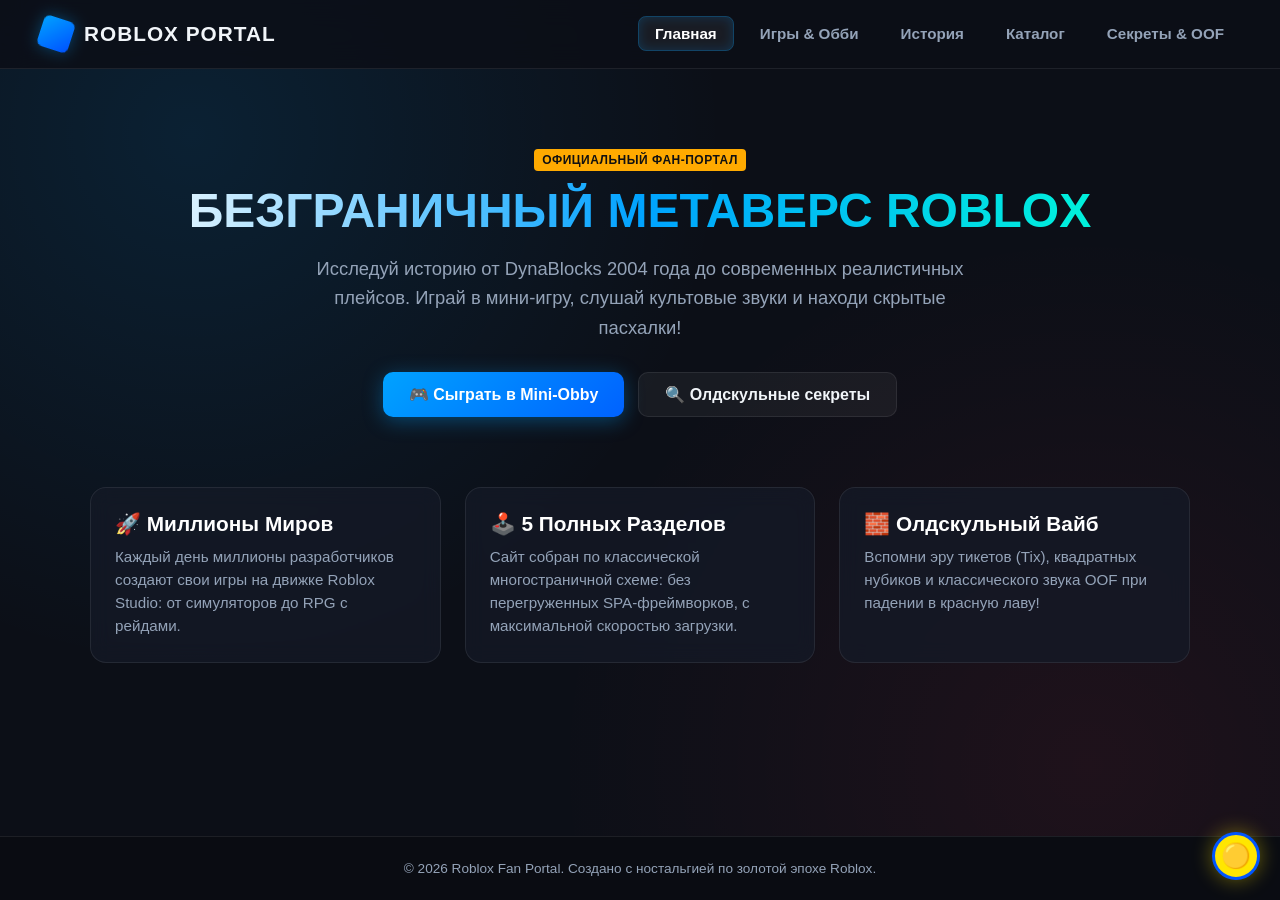
<file: index.html>
<!DOCTYPE html>
<html lang="ru">
<head>
  <meta charset="UTF-8">
  <meta name="viewport" content="width=device-width, initial-scale=1.0">
  <title>Roblox Universe | Главная</title>
  <link rel="stylesheet" href="style.css">
</head>
<body>

  <!-- Навигация: 5 вкладок -->
  <header class="navbar">
    <a href="index.html" class="logo">
      <div class="logo-icon" title="Нажми на меня!"></div>
      <span>ROBLOX PORTAL</span>
    </a>
    <ul class="nav-links">
      <li><a href="index.html" class="active">Главная</a></li>
      <li><a href="games.html">Игры & Обби</a></li>
      <li><a href="history.html">История</a></li>
      <li><a href="catalog.html">Каталог</a></li>
      <li><a href="secrets.html">Секреты & OOF</a></li>
    </ul>
  </header>

  <main class="container">
    <section class="hero">
      <span class="retro-badge">Официальный фан-портал</span>
      <h1>БЕЗГРАНИЧНЫЙ МЕТАВЕРС ROBLOX</h1>
      <p>
        Исследуй историю от DynaBlocks 2004 года до современных реалистичных плейсов. 
        Играй в мини-игру, слушай культовые звуки и находи скрытые пасхалки!
      </p>
      <div style="display:flex; justify-content:center; gap: 14px;">
        <a href="games.html" class="btn btn-primary">🎮 Сыграть в Mini-Obby</a>
        <a href="secrets.html" class="btn btn-secondary">🔍 Олдскульные секреты</a>
      </div>
    </section>

    <!-- Сетка карточек -->
    <div class="grid-cards">
      <div class="card">
        <h3>🚀 Миллионы Миров</h3>
        <p>Каждый день миллионы разработчиков создают свои игры на движке Roblox Studio: от симуляторов до RPG с рейдами.</p>
      </div>

      <div class="card">
        <h3>🕹️ 5 Полных Разделов</h3>
        <p>Сайт собран по классической многостраничной схеме: без перегруженных SPA-фреймворков, с максимальной скоростью загрузки.</p>
      </div>

      <div class="card">
        <h3>🧱 Олдскульный Вайб</h3>
        <p>Вспомни эру тикетов (Tix), квадратных нубиков и классического звука OOF при падении в красную лаву!</p>
      </div>
    </div>
  </main>

  <div class="secret-noob-trigger" title="Кликни по Нубику!">🟡</div>

  <footer>
    <p>© 2026 Roblox Fan Portal. Создано с ностальгией по золотой эпохе Roblox.</p>
  </footer>

  <script src="script.js"></script>
</body>
</html>
</file>
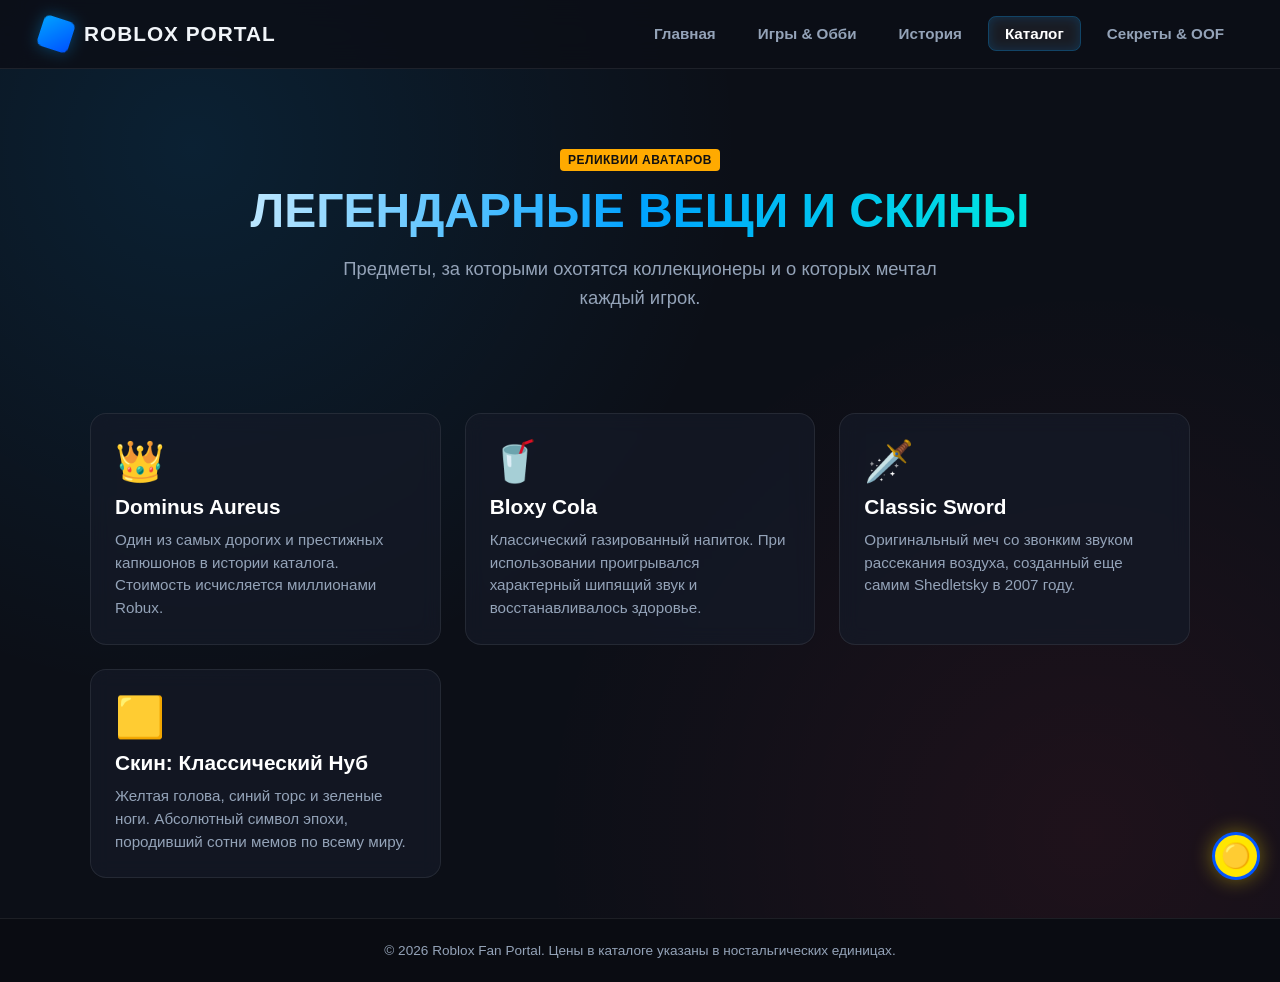
<file: catalog.html>
<!DOCTYPE html>
<html lang="ru">
<head>
  <meta charset="UTF-8">
  <meta name="viewport" content="width=device-width, initial-scale=1.0">
  <title>Roblox Universe | Каталог</title>
  <link rel="stylesheet" href="style.css">
</head>
<body>

  <header class="navbar">
    <a href="index.html" class="logo">
      <div class="logo-icon"></div>
      <span>ROBLOX PORTAL</span>
    </a>
    <ul class="nav-links">
      <li><a href="index.html">Главная</a></li>
      <li><a href="games.html">Игры & Обби</a></li>
      <li><a href="history.html">История</a></li>
      <li><a href="catalog.html" class="active">Каталог</a></li>
      <li><a href="secrets.html">Секреты & OOF</a></li>
    </ul>
  </header>

  <main class="container">
    <section class="hero">
      <span class="retro-badge">Реликвии Аватаров</span>
      <h1>ЛЕГЕНДАРНЫЕ ВЕЩИ И СКИНЫ</h1>
      <p>Предметы, за которыми охотятся коллекционеры и о которых мечтал каждый игрок.</p>
    </section>

    <div class="grid-cards">
      <div class="card">
        <div style="font-size: 40px; margin-bottom: 10px;">👑</div>
        <h3>Dominus Aureus</h3>
        <p>Один из самых дорогих и престижных капюшонов в истории каталога. Стоимость исчисляется миллионами Robux.</p>
      </div>

      <div class="card">
        <div style="font-size: 40px; margin-bottom: 10px;">🥤</div>
        <h3>Bloxy Cola</h3>
        <p>Классический газированный напиток. При использовании проигрывался характерный шипящий звук и восстанавливалось здоровье.</p>
      </div>

      <div class="card">
        <div style="font-size: 40px; margin-bottom: 10px;">🗡️</div>
        <h3>Classic Sword</h3>
        <p>Оригинальный меч со звонким звуком рассекания воздуха, созданный еще самим Shedletsky в 2007 году.</p>
      </div>

      <div class="card">
        <div style="font-size: 40px; margin-bottom: 10px;">🟨</div>
        <h3>Скин: Классический Нуб</h3>
        <p>Желтая голова, синий торс и зеленые ноги. Абсолютный символ эпохи, породивший сотни мемов по всему миру.</p>
      </div>
    </div>
  </main>

  <div class="secret-noob-trigger">🟡</div>

  <footer>
    <p>© 2026 Roblox Fan Portal. Цены в каталоге указаны в ностальгических единицах.</p>
  </footer>

  <script src="script.js"></script>
</body>
</html>
</file>
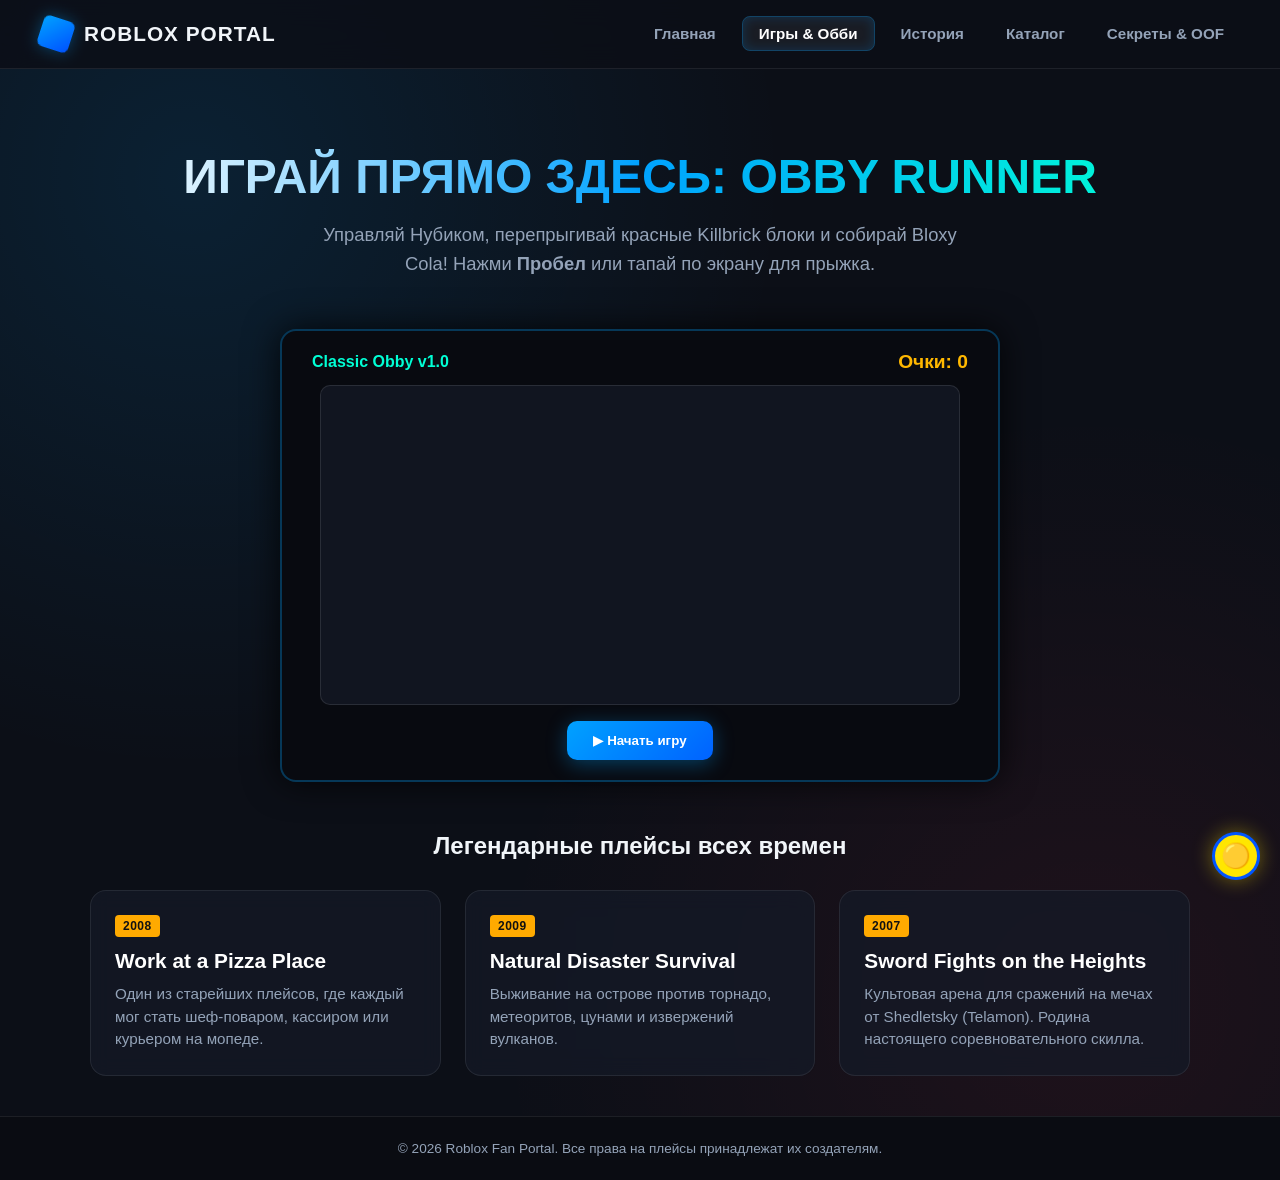
<file: games.html>
<!DOCTYPE html>
<html lang="ru">
<head>
  <meta charset="UTF-8">
  <meta name="viewport" content="width=device-width, initial-scale=1.0">
  <title>Roblox Universe | Игры</title>
  <link rel="stylesheet" href="style.css">
</head>
<body>

  <header class="navbar">
    <a href="index.html" class="logo">
      <div class="logo-icon"></div>
      <span>ROBLOX PORTAL</span>
    </a>
    <ul class="nav-links">
      <li><a href="index.html">Главная</a></li>
      <li><a href="games.html" class="active">Игры & Обби</a></li>
      <li><a href="history.html">История</a></li>
      <li><a href="catalog.html">Каталог</a></li>
      <li><a href="secrets.html">Секреты & OOF</a></li>
    </ul>
  </header>

  <main class="container">
    <section class="hero" style="padding-bottom: 20px;">
      <h1>ИГРАЙ ПРЯМО ЗДЕСЬ: OBBY RUNNER</h1>
      <p>Управляй Нубиком, перепрыгивай красные Killbrick блоки и собирай Bloxy Cola! Нажми <b>Пробел</b> или тапай по экрану для прыжка.</p>
    </section>

    <!-- Окно мини-игры -->
    <div class="game-wrapper">
      <div style="display:flex; justify-content:space-between; align-items:center; margin-bottom:12px; padding: 0 10px;">
        <span style="color:var(--accent-cyan); font-weight:700;">Classic Obby v1.0</span>
        <span id="scoreDisplay" style="color:var(--accent-gold); font-weight:800; font-size:1.2rem;">Очки: 0</span>
      </div>
      <canvas id="gameCanvas"></canvas>
      <div class="game-controls">
        <button id="startBtn" class="btn btn-primary">▶ Начать игру</button>
      </div>
    </div>

    <h2 style="margin-top: 50px; text-align:center;">Легендарные плейсы всех времен</h2>
    <div class="grid-cards">
      <div class="card">
        <span class="retro-badge">2008</span>
        <h3>Work at a Pizza Place</h3>
        <p>Один из старейших плейсов, где каждый мог стать шеф-поваром, кассиром или курьером на мопеде.</p>
      </div>
      <div class="card">
        <span class="retro-badge">2009</span>
        <h3>Natural Disaster Survival</h3>
        <p>Выживание на острове против торнадо, метеоритов, цунами и извержений вулканов.</p>
      </div>
      <div class="card">
        <span class="retro-badge">2007</span>
        <h3>Sword Fights on the Heights</h3>
        <p>Культовая арена для сражений на мечах от Shedletsky (Telamon). Родина настоящего соревновательного скилла.</p>
      </div>
    </div>
  </main>

  <div class="secret-noob-trigger">🟡</div>

  <footer>
    <p>© 2026 Roblox Fan Portal. Все права на плейсы принадлежат их создателям.</p>
  </footer>

  <script src="script.js"></script>
</body>
</html>
</file>
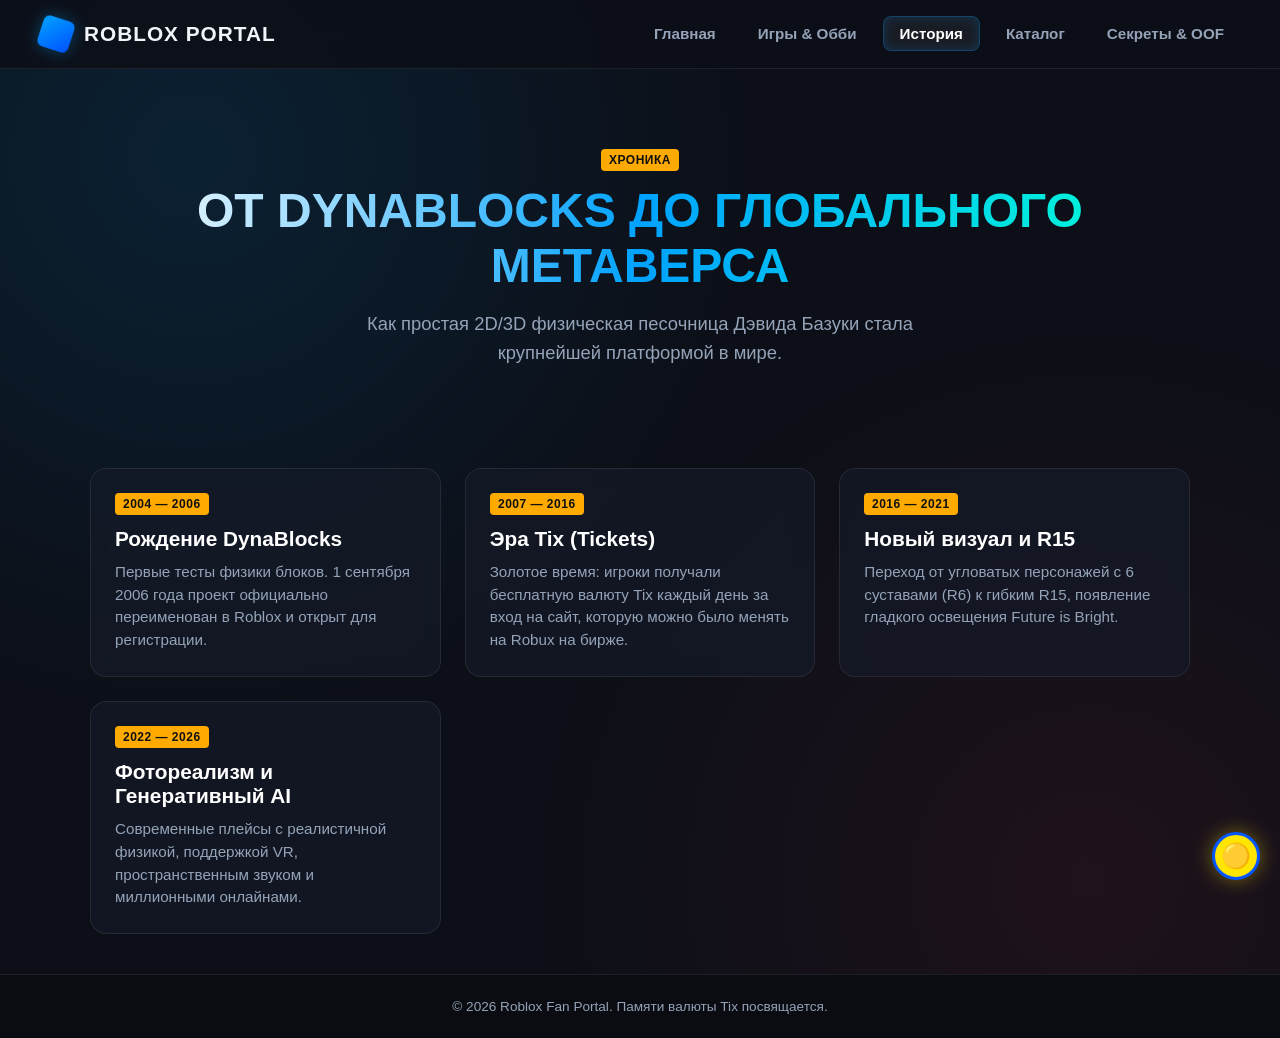
<file: history.html>
<!DOCTYPE html>
<html lang="ru">
<head>
  <meta charset="UTF-8">
  <meta name="viewport" content="width=device-width, initial-scale=1.0">
  <title>Roblox Universe | История</title>
  <link rel="stylesheet" href="style.css">
</head>
<body>

  <header class="navbar">
    <a href="index.html" class="logo">
      <div class="logo-icon"></div>
      <span>ROBLOX PORTAL</span>
    </a>
    <ul class="nav-links">
      <li><a href="index.html">Главная</a></li>
      <li><a href="games.html">Игры & Обби</a></li>
      <li><a href="history.html" class="active">История</a></li>
      <li><a href="catalog.html">Каталог</a></li>
      <li><a href="secrets.html">Секреты & OOF</a></li>
    </ul>
  </header>

  <main class="container">
    <section class="hero">
      <span class="retro-badge">Хроника</span>
      <h1>ОТ DYNABLOCKS ДО ГЛОБАЛЬНОГО МЕТАВЕРСА</h1>
      <p>Как простая 2D/3D физическая песочница Дэвида Базуки стала крупнейшей платформой в мире.</p>
    </section>

    <div class="grid-cards">
      <div class="card">
        <span class="retro-badge">2004 — 2006</span>
        <h3>Рождение DynaBlocks</h3>
        <p>Первые тесты физики блоков. 1 сентября 2006 года проект официально переименован в Roblox и открыт для регистрации.</p>
      </div>

      <div class="card">
        <span class="retro-badge">2007 — 2016</span>
        <h3>Эра Tix (Tickets)</h3>
        <p>Золотое время: игроки получали бесплатную валюту Tix каждый день за вход на сайт, которую можно было менять на Robux на бирже.</p>
      </div>

      <div class="card">
        <span class="retro-badge">2016 — 2021</span>
        <h3>Новый визуал и R15</h3>
        <p>Переход от угловатых персонажей с 6 суставами (R6) к гибким R15, появление гладкого освещения Future is Bright.</p>
      </div>

      <div class="card">
        <span class="retro-badge">2022 — 2026</span>
        <h3>Фотореализм и Генеративный AI</h3>
        <p>Современные плейсы с реалистичной физикой, поддержкой VR, пространственным звуком и миллионными онлайнами.</p>
      </div>
    </div>
  </main>

  <div class="secret-noob-trigger">🟡</div>

  <footer>
    <p>© 2026 Roblox Fan Portal. Памяти валюты Tix посвящается.</p>
  </footer>

  <script src="script.js"></script>
</body>
</html>
</file>
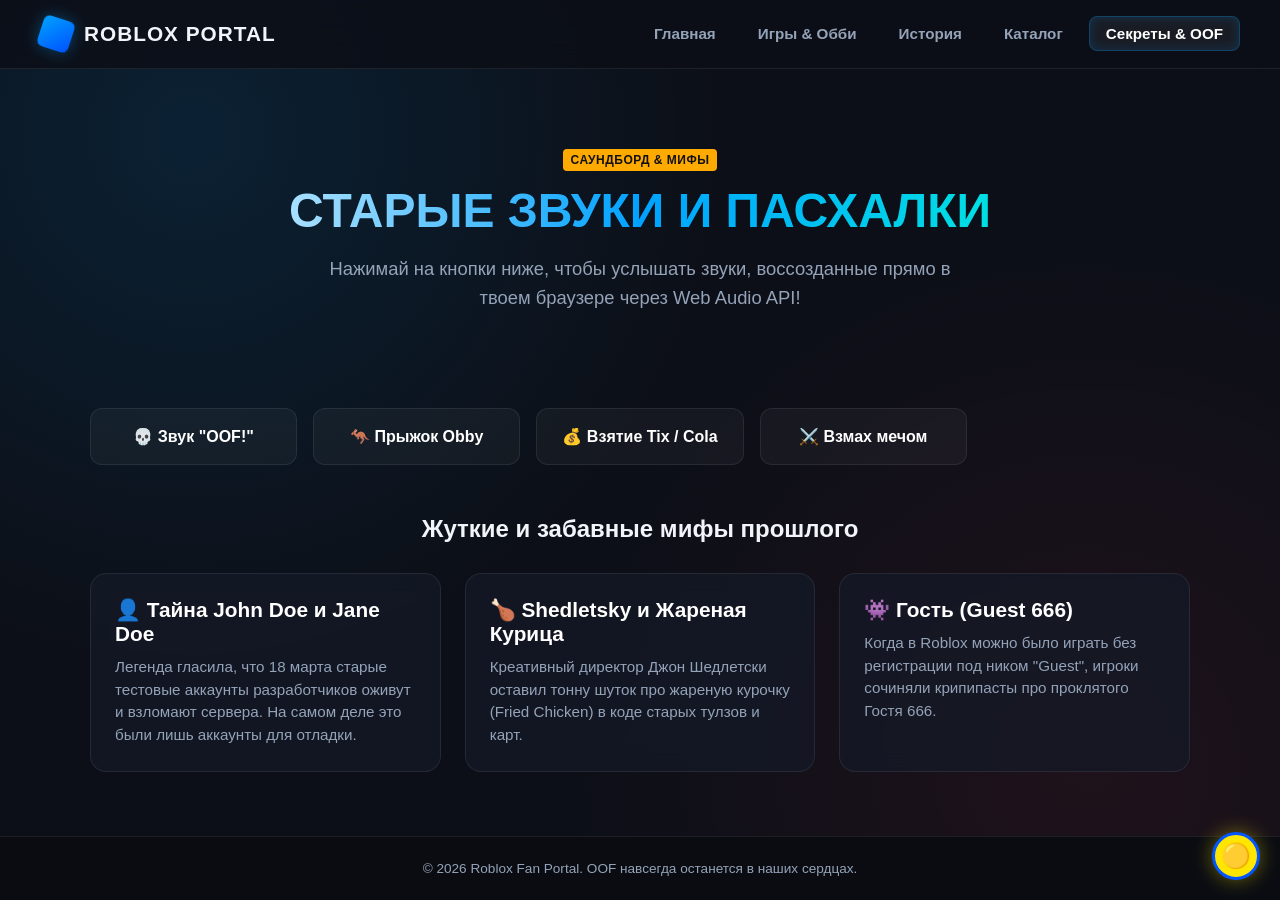
<file: secrets.html>
<!DOCTYPE html>
<html lang="ru">
<head>
  <meta charset="UTF-8">
  <meta name="viewport" content="width=device-width, initial-scale=1.0">
  <title>Roblox Universe | Секреты и Звуки</title>
  <link rel="stylesheet" href="style.css">
</head>
<body>

  <header class="navbar">
    <a href="index.html" class="logo">
      <div class="logo-icon"></div>
      <span>ROBLOX PORTAL</span>
    </a>
    <ul class="nav-links">
      <li><a href="index.html">Главная</a></li>
      <li><a href="games.html">Игры & Обби</a></li>
      <li><a href="history.html">История</a></li>
      <li><a href="catalog.html">Каталог</a></li>
      <li><a href="secrets.html" class="active">Секреты & OOF</a></li>
    </ul>
  </header>

  <main class="container">
    <section class="hero">
      <span class="retro-badge">Саундборд & Мифы</span>
      <h1>СТАРЫЕ ЗВУКИ И ПАСХАЛКИ</h1>
      <p>Нажимай на кнопки ниже, чтобы услышать звуки, воссозданные прямо в твоем браузере через Web Audio API!</p>
    </section>

    <!-- Интерактивные кнопки звуков -->
    <div class="soundboard-grid">
      <button class="sound-btn" onclick="AudioEngine.playOof()">
        💀 Звук "OOF!"
      </button>
      <button class="sound-btn" onclick="AudioEngine.playJump()">
        🦘 Прыжок Obby
      </button>
      <button class="sound-btn" onclick="AudioEngine.playCoin()">
        💰 Взятие Tix / Cola
      </button>
      <button class="sound-btn" onclick="AudioEngine.playSword()">
        ⚔️ Взмах мечом
      </button>
    </div>

    <h2 style="margin-top: 50px; text-align: center;">Жуткие и забавные мифы прошлого</h2>
    <div class="grid-cards">
      <div class="card">
        <h3>👤 Тайна John Doe и Jane Doe</h3>
        <p>Легенда гласила, что 18 марта старые тестовые аккаунты разработчиков оживут и взломают сервера. На самом деле это были лишь аккаунты для отладки.</p>
      </div>

      <div class="card">
        <h3>🍗 Shedletsky и Жареная Курица</h3>
        <p>Креативный директор Джон Шедлетски оставил тонну шуток про жареную курочку (Fried Chicken) в коде старых тулзов и карт.</p>
      </div>

      <div class="card">
        <h3>👾 Гость (Guest 666)</h3>
        <p>Когда в Roblox можно было играть без регистрации под ником "Guest", игроки сочиняли крипипасты про проклятого Гостя 666.</p>
      </div>
    </div>
  </main>

  <div class="secret-noob-trigger">🟡</div>

  <footer>
    <p>© 2026 Roblox Fan Portal. OOF навсегда останется в наших сердцах.</p>
  </footer>

  <script src="script.js"></script>
</body>
</html>
</file>
<file: style.css>
:root {
  --bg-main: #0c0f17;
  --bg-card: rgba(20, 26, 39, 0.75);
  --accent-blue: #00a2ff;
  --accent-cyan: #00ffd5;
  --accent-gold: #ffb800;
  --stud-red: #ff334b;
  --text-main: #f1f5f9;
  --text-muted: #94a3b8;
  --border-glass: rgba(255, 255, 255, 0.08);
  --glow-blue: rgba(0, 162, 255, 0.35);
}

* {
  margin: 0;
  padding: 0;
  box-sizing: border-box;
  font-family: 'Segoe UI', -apple-system, BlinkMacSystemFont, Roboto, sans-serif;
}

body {
  background-color: var(--bg-main);
  background-image: 
    radial-gradient(circle at 15% 15%, rgba(0, 162, 255, 0.12) 0%, transparent 40%),
    radial-gradient(circle at 85% 85%, rgba(255, 51, 75, 0.08) 0%, transparent 40%);
  color: var(--text-main);
  min-height: 100vh;
  display: flex;
  flex-direction: column;
}

/* Навигация */
.navbar {
  display: flex;
  justify-content: space-between;
  align-items: center;
  padding: 18px 40px;
  background: rgba(12, 15, 23, 0.85);
  backdrop-filter: blur(14px);
  border-bottom: 1px solid var(--border-glass);
  position: sticky;
  top: 0;
  z-index: 1000;
}

.logo {
  display: flex;
  align-items: center;
  gap: 12px;
  text-decoration: none;
  color: var(--text-main);
  font-weight: 800;
  font-size: 1.3rem;
  letter-spacing: 1px;
}

.logo-icon {
  width: 32px;
  height: 32px;
  background: linear-gradient(135deg, var(--accent-blue), #0051ff);
  transform: rotate(18deg);
  border-radius: 6px;
  box-shadow: 0 0 15px var(--glow-blue);
  cursor: pointer;
  transition: transform 0.3s ease;
}

.logo-icon:hover {
  transform: rotate(198deg) scale(1.1);
}

.nav-links {
  display: flex;
  gap: 10px;
  list-style: none;
}

.nav-links a {
  text-decoration: none;
  color: var(--text-muted);
  font-weight: 600;
  padding: 8px 16px;
  border-radius: 8px;
  transition: all 0.25s ease;
  font-size: 0.95rem;
}

.nav-links a:hover,
.nav-links a.active {
  color: #fff;
  background: rgba(255, 255, 255, 0.06);
  box-shadow: inset 0 0 12px rgba(0, 162, 255, 0.2);
  border: 1px solid rgba(0, 162, 255, 0.3);
}

/* Контейнер */
.container {
  max-width: 1140px;
  width: 100%;
  margin: 40px auto;
  padding: 0 20px;
  flex: 1;
}

.hero {
  text-align: center;
  padding: 40px 20px;
}

.hero h1 {
  font-size: 3rem;
  font-weight: 900;
  background: linear-gradient(90deg, #fff, var(--accent-blue), var(--accent-cyan));
  -webkit-background-clip: text;
  -webkit-text-fill-color: transparent;
  margin-bottom: 16px;
}

.hero p {
  color: var(--text-muted);
  font-size: 1.15rem;
  max-width: 650px;
  margin: 0 auto 30px;
  line-height: 1.6;
}

/* Кнопки */
.btn {
  display: inline-flex;
  align-items: center;
  gap: 8px;
  padding: 12px 26px;
  border-radius: 10px;
  font-weight: 700;
  text-decoration: none;
  cursor: pointer;
  border: none;
  transition: all 0.25s ease;
}

.btn-primary {
  background: linear-gradient(135deg, var(--accent-blue), #0062ff);
  color: #fff;
  box-shadow: 0 4px 20px var(--glow-blue);
}

.btn-primary:hover {
  transform: translateY(-2px);
  box-shadow: 0 6px 25px rgba(0, 162, 255, 0.6);
}

.btn-secondary {
  background: rgba(255, 255, 255, 0.05);
  color: var(--text-main);
  border: 1px solid var(--border-glass);
}

.btn-secondary:hover {
  background: rgba(255, 255, 255, 0.1);
}

/* Сетки карточек */
.grid-cards {
  display: grid;
  grid-template-columns: repeat(auto-fit, minmax(280px, 1fr));
  gap: 24px;
  margin-top: 30px;
}

.card {
  background: var(--bg-card);
  backdrop-filter: blur(10px);
  border: 1px solid var(--border-glass);
  border-radius: 16px;
  padding: 24px;
  transition: transform 0.3s ease, border-color 0.3s ease;
  position: relative;
  overflow: hidden;
}

.card:hover {
  transform: translateY(-6px);
  border-color: rgba(0, 162, 255, 0.4);
}

.card h3 {
  font-size: 1.3rem;
  margin-bottom: 10px;
  color: #fff;
}

.card p {
  color: var(--text-muted);
  font-size: 0.95rem;
  line-height: 1.5;
}

/* Олдскульный бейдж */
.retro-badge {
  display: inline-block;
  background: #ffaa00;
  color: #111;
  font-size: 0.75rem;
  font-weight: 900;
  padding: 4px 8px;
  border-radius: 4px;
  margin-bottom: 12px;
  text-transform: uppercase;
  letter-spacing: 0.5px;
}

/* Стили для игры */
.game-wrapper {
  background: #080a10;
  border: 2px solid rgba(0, 162, 255, 0.3);
  border-radius: 16px;
  padding: 20px;
  text-align: center;
  max-width: 720px;
  margin: 0 auto;
  box-shadow: 0 0 35px rgba(0, 0, 0, 0.8);
}

#gameCanvas {
  background: #111520;
  border-radius: 10px;
  width: 100%;
  max-width: 640px;
  height: 320px;
  display: block;
  margin: 0 auto 16px;
  border: 1px solid rgba(255, 255, 255, 0.1);
}

.game-controls {
  display: flex;
  justify-content: center;
  gap: 15px;
  margin-top: 10px;
}

/* Интерактивный саундборд */
.soundboard-grid {
  display: grid;
  grid-template-columns: repeat(auto-fill, minmax(200px, 1fr));
  gap: 16px;
  margin-top: 25px;
}

.sound-btn {
  background: rgba(255, 255, 255, 0.04);
  border: 1px solid var(--border-glass);
  padding: 18px;
  border-radius: 12px;
  color: #fff;
  cursor: pointer;
  font-size: 1rem;
  font-weight: 600;
  transition: all 0.2s;
  display: flex;
  align-items: center;
  justify-content: center;
  gap: 8px;
}

.sound-btn:hover {
  background: rgba(0, 162, 255, 0.2);
  border-color: var(--accent-blue);
  transform: scale(1.03);
}

/* Пасхалка: Плавающий Нубик */
.secret-noob-trigger {
  position: fixed;
  bottom: 20px;
  right: 20px;
  width: 48px;
  height: 48px;
  background: #ffe600;
  border-radius: 50%;
  border: 3px solid #0055ff;
  cursor: pointer;
  display: flex;
  align-items: center;
  justify-content: center;
  font-size: 24px;
  box-shadow: 0 0 20px rgba(255, 230, 0, 0.4);
  transition: transform 0.2s;
  z-index: 999;
}

.secret-noob-trigger:hover {
  transform: scale(1.2) rotate(15deg);
}

/* Футер */
footer {
  text-align: center;
  padding: 24px;
  border-top: 1px solid var(--border-glass);
  color: var(--text-muted);
  font-size: 0.85rem;
  background: rgba(10, 12, 18, 0.95);
}

@media (max-width: 768px) {
  .navbar {
    flex-direction: column;
    gap: 15px;
    padding: 15px;
  }
  .nav-links {
    flex-wrap: wrap;
    justify-content: center;
  }
  .hero h1 {
    font-size: 2.2rem;
  }
}
</file>
